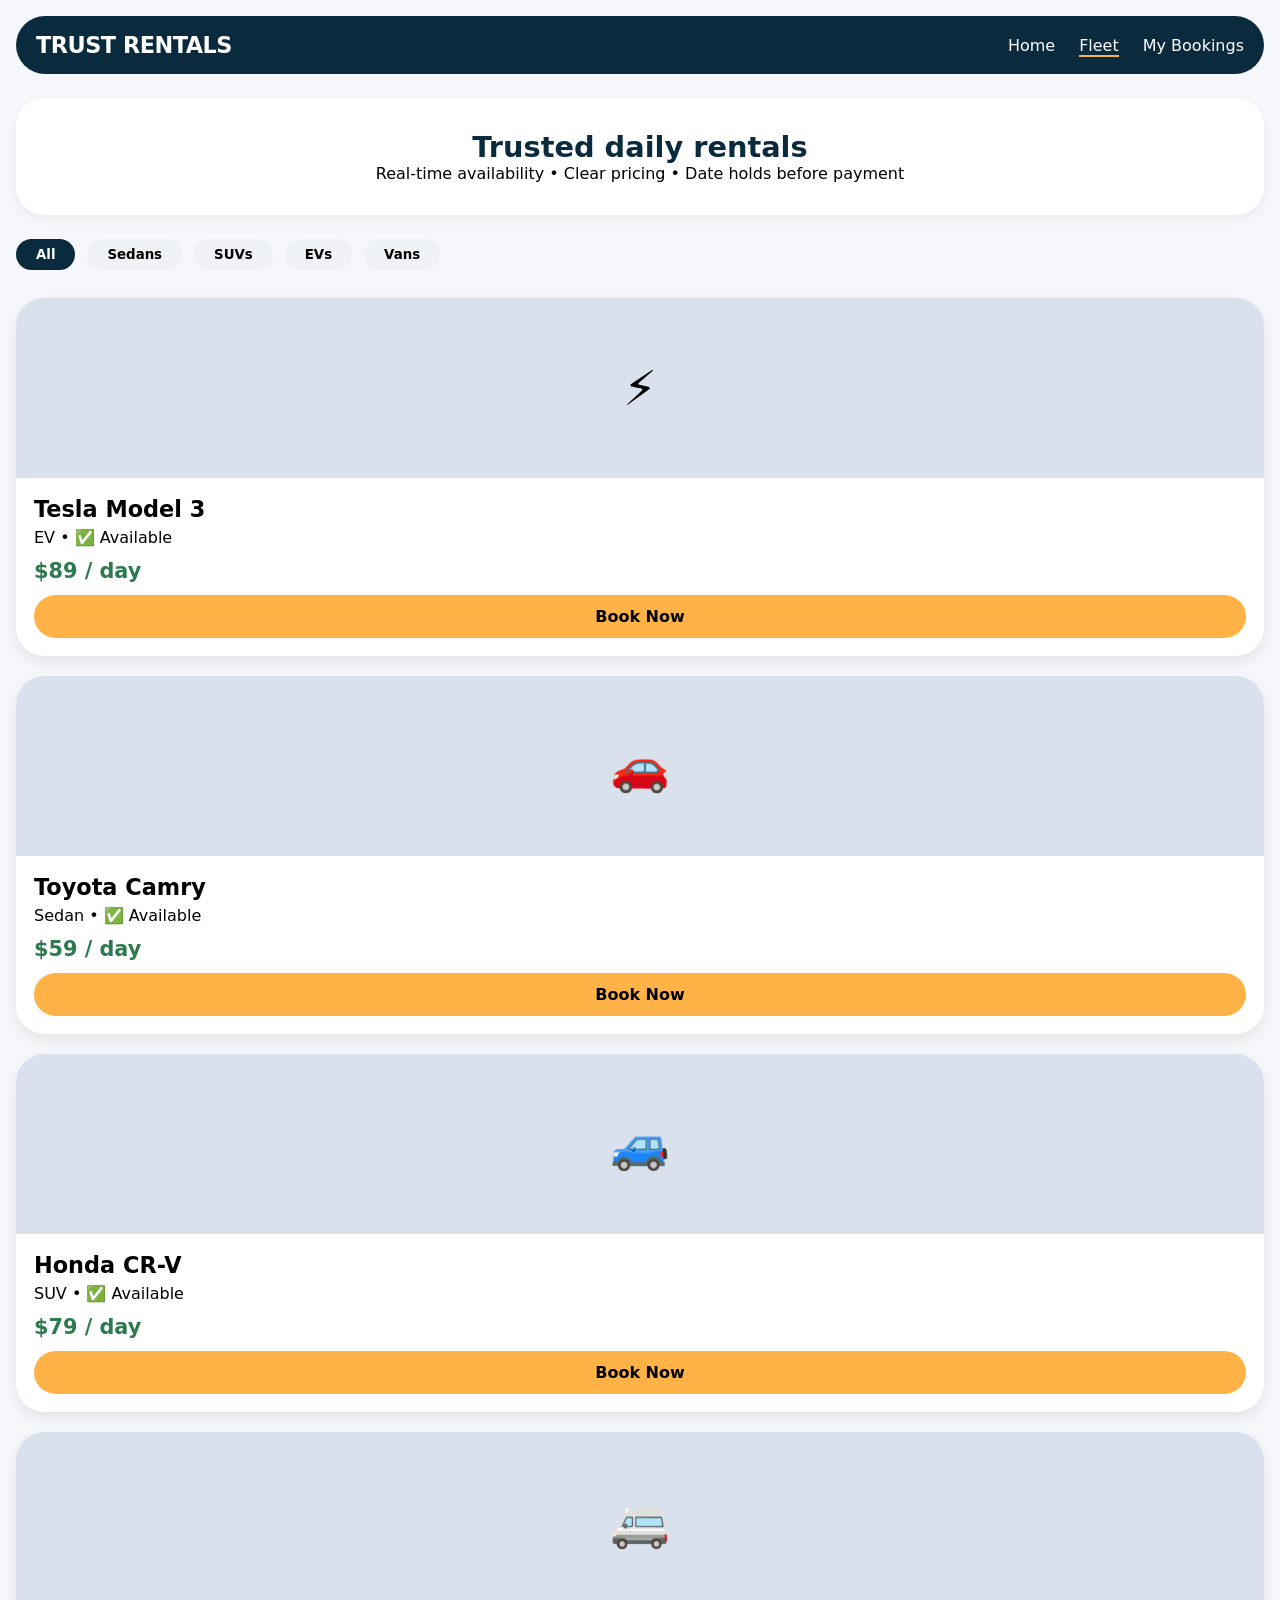
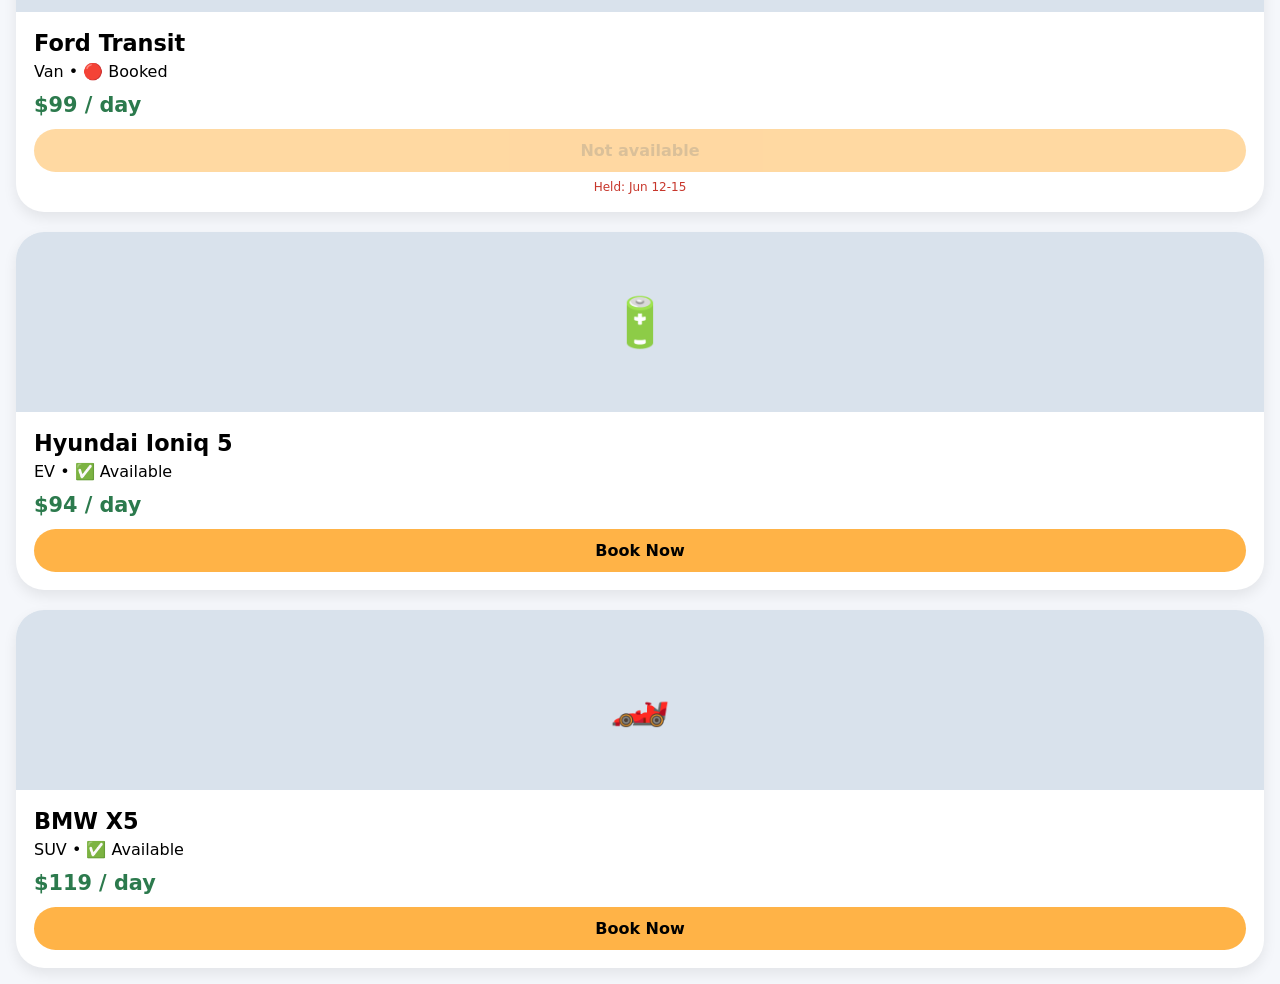
<file: index.html>
<!DOCTYPE html>
<html lang="en">
<head>
    <meta charset="UTF-8">
    <meta name="viewport" content="width=device-width, initial-scale=1.0, viewport-fit=cover">
    <title>Jeet Rentals | Fleet</title>
    <link rel="stylesheet" href="style.css">
</head>
<body>
    <nav>
        <div class="logo">TRUST RENTALS</div>
        <ul>
            <li><a href="index.html">Home</a></li>
            <li><a href="fleet.html" class="active">Fleet</a></li>
            <li><a href="bookings.html">My Bookings</a></li>
        </ul>
    </nav>

    <main>
        <section class="hero">
            <h1>Trusted daily rentals</h1>
            <p>Real-time availability • Clear pricing • Date holds before payment</p>
        </section>

        <div class="filters">
            <button class="filter-btn active" data-type="all">All</button>
            <button class="filter-btn" data-type="Sedan">Sedans</button>
            <button class="filter-btn" data-type="SUV">SUVs</button>
            <button class="filter-btn" data-type="EV">EVs</button>
            <button class="filter-btn" data-type="Van">Vans</button>
        </div>

        <div class="cars-grid" id="carsGrid"></div>
    </main>

    <script src="app.js"></script>
</body>
</html>
</file>
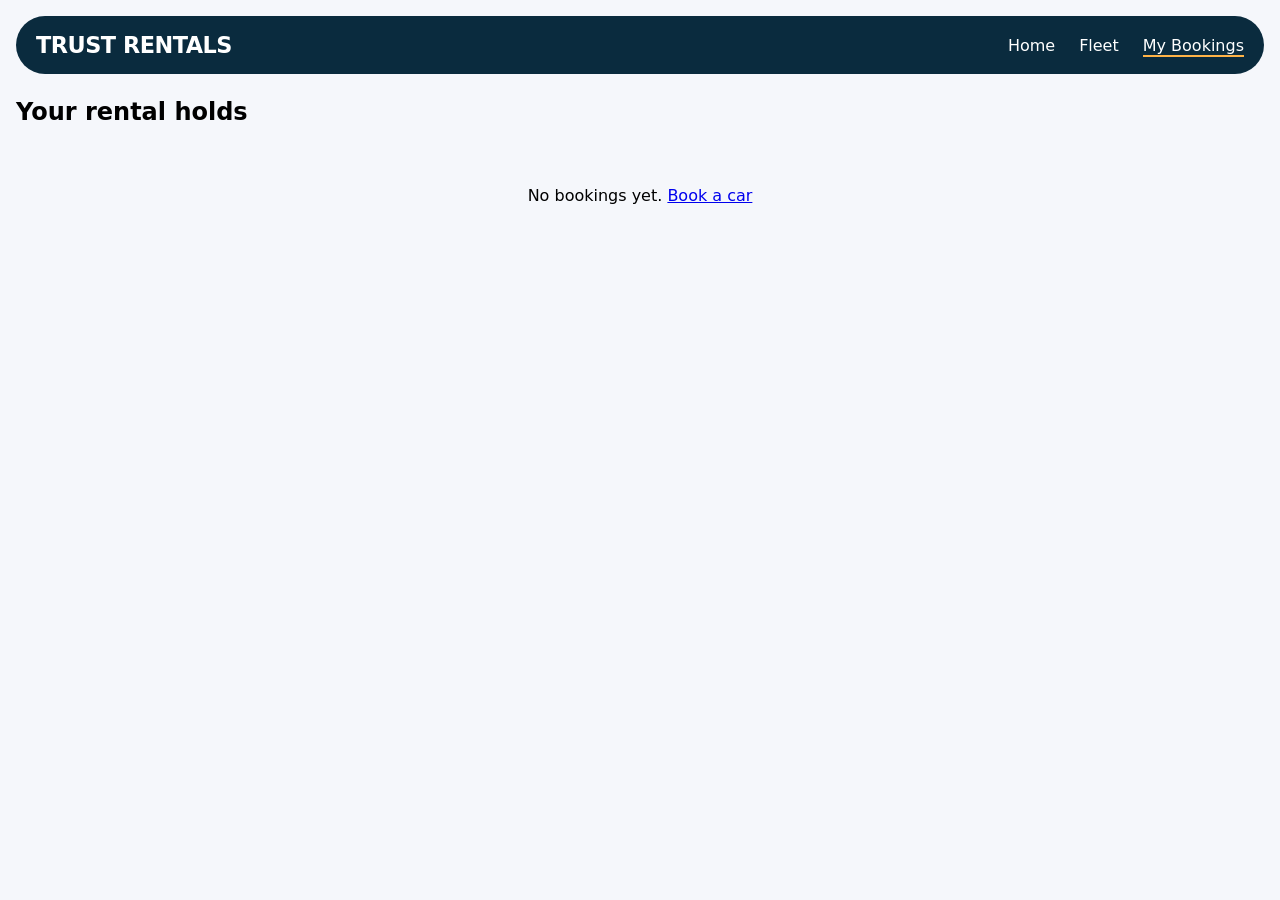
<file: bookings.html>
<!DOCTYPE html>
<html>
<head><meta name="viewport" content="width=device-width, initial-scale=1"><title>My Bookings</title><link rel="stylesheet" href="style.css"></head>
<body>
<nav><div class="logo">TRUST RENTALS</div><ul><li><a href="index.html">Home</a></li><li><a href="fleet.html">Fleet</a></li><li><a href="bookings.html" class="active">My Bookings</a></li></ul></nav>
<main><h2 style="margin:20px 0">Your rental holds</h2><div id="bookingList" class="cars-grid"></div></main>
<script>
    const bookings = JSON.parse(localStorage.getItem("trust_bookings") || "[]");
    const container = document.getElementById("bookingList");
    if(bookings.length === 0) container.innerHTML = "<p style='padding:40px;text-align:center'>No bookings yet. <a href='fleet.html'>Book a car</a></p>";
    else {
        container.innerHTML = bookings.map(b => `<div class='car-card'><div class='car-info'><div class='car-name'>${b.carName}</div><div>📅 ${b.start} → ${b.end}</div><div>🟡 Status: ${b.status}</div><button style='margin-top:12px;background:#e67e22'>Complete Payment (demo)</button></div></div>`).join("");
    }
</script>
</body>
</html>
</file>
<file: style.css>
* {
    margin: 0;
    padding: 0;
    box-sizing: border-box;
    font-family: system-ui, -apple-system, 'Segoe UI', Roboto, sans-serif;
}

body {
    background: #f5f7fb;
    padding: 16px;
}

nav {
    background: #0a2b3e;
    color: white;
    padding: 16px 20px;
    border-radius: 32px;
    display: flex;
    justify-content: space-between;
    align-items: center;
    flex-wrap: wrap;
    margin-bottom: 24px;
}

.logo {
    font-weight: 800;
    font-size: 1.4rem;
    letter-spacing: -0.5px;
}

nav ul {
    display: flex;
    gap: 24px;
    list-style: none;
}

nav a {
    color: white;
    text-decoration: none;
    font-weight: 500;
}

nav a.active {
    border-bottom: 2px solid #ffb347;
}

.hero {
    background: white;
    padding: 32px 20px;
    border-radius: 28px;
    text-align: center;
    margin-bottom: 24px;
    box-shadow: 0 4px 12px rgba(0,0,0,0.05);
}

.hero h1 {
    font-size: 1.8rem;
    color: #0a2b3e;
}

.filters {
    display: flex;
    gap: 12px;
    flex-wrap: wrap;
    margin-bottom: 28px;
}

.filter-btn {
    background: #eef2f5;
    border: none;
    padding: 8px 20px;
    border-radius: 40px;
    font-weight: 600;
    cursor: pointer;
}

.filter-btn.active {
    background: #0a2b3e;
    color: white;
}

.cars-grid {
    display: grid;
    grid-template-columns: 1fr;
    gap: 20px;
}

.car-card {
    background: white;
    border-radius: 28px;
    overflow: hidden;
    box-shadow: 0 6px 14px rgba(0,0,0,0.08);
    transition: 0.2s;
}

.car-img {
    width: 100%;
    height: 180px;
    background: #d9e2ec;
    display: flex;
    align-items: center;
    justify-content: center;
    font-size: 3rem;
    background-size: cover;
    background-position: center;
}

.car-info {
    padding: 18px;
}

.car-name {
    font-size: 1.4rem;
    font-weight: 700;
    margin-bottom: 6px;
}

.price {
    font-size: 1.3rem;
    color: #2c7a4d;
    font-weight: 800;
    margin: 12px 0;
}

.book-btn {
    background: #ffb347;
    border: none;
    width: 100%;
    padding: 12px;
    border-radius: 40px;
    font-weight: bold;
    font-size: 1rem;
    cursor: pointer;
}

.date-block {
    font-size: 0.75rem;
    color: #c7362b;
    margin-top: 8px;
    text-align: center;
}
</file>
